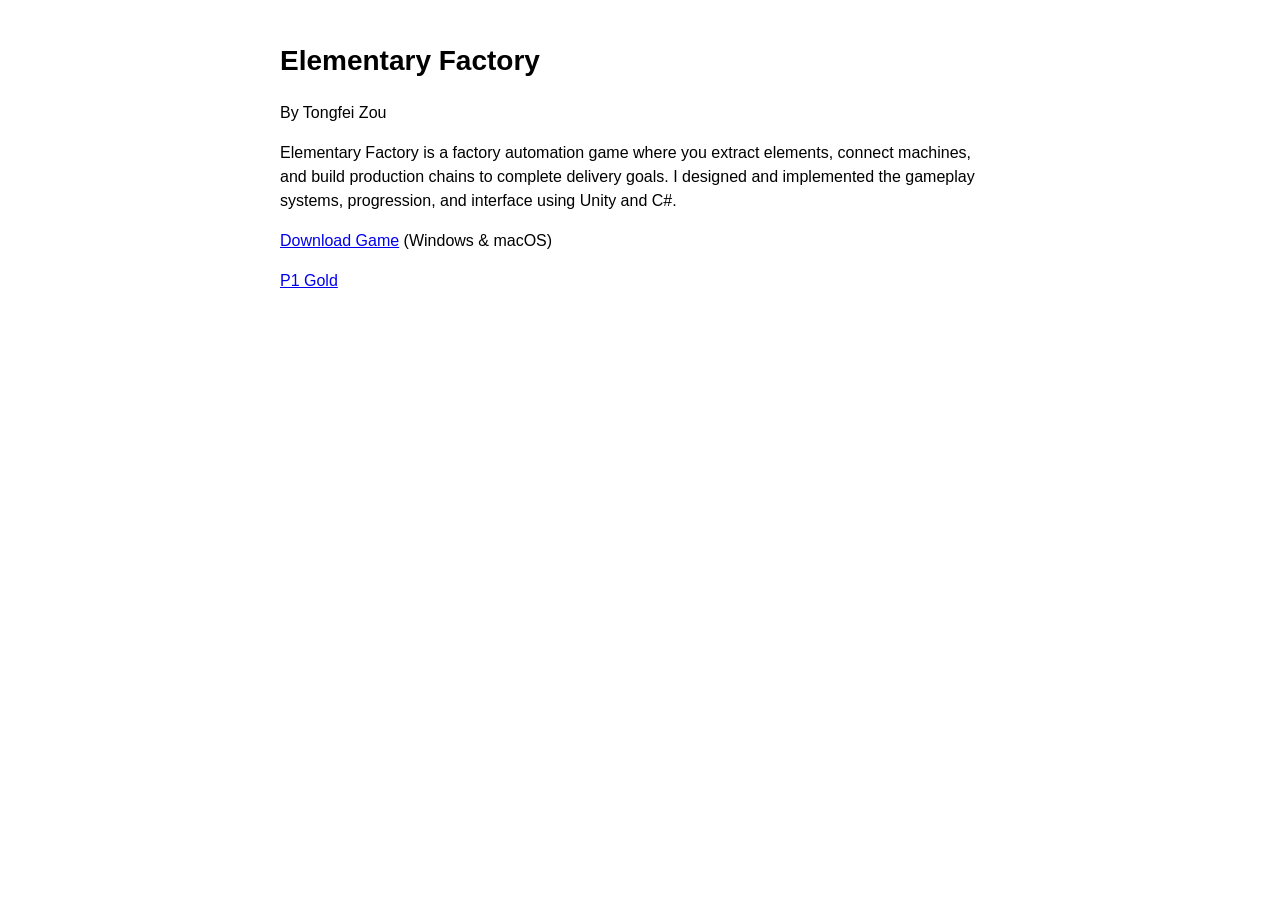
<file: index.html>
<!doctype html>
<html lang="en">
<head>
  <meta charset="utf-8">
  <meta name="viewport" content="width=device-width, initial-scale=1">
  <title>Elementary Factory | Tongfei Zou</title>
  <style>
    body { max-width: 720px; margin: 40px auto; padding: 0 20px; font: 16px/1.5 Arial, sans-serif; }
    h1 { font-size: 28px; }
  </style>
</head>
<body>
  <main>
    <h1>Elementary Factory</h1>
    <p>By Tongfei Zou</p>
    <p>Elementary Factory is a factory automation game where you extract elements, connect machines, and build production chains to complete delivery goals. I designed and implemented the gameplay systems, progression, and interface using Unity and C#.</p>
    <p><a href="https://github.com/yYuanDaD/portfolio/releases/download/playable-2026-10-18/Elementary_Factory_playable.zip">Download Game</a> (Windows &amp; macOS)</p>
    <p><a href="p1.html">P1 Gold</a></p>
  </main>
</body>
</html>
</file>
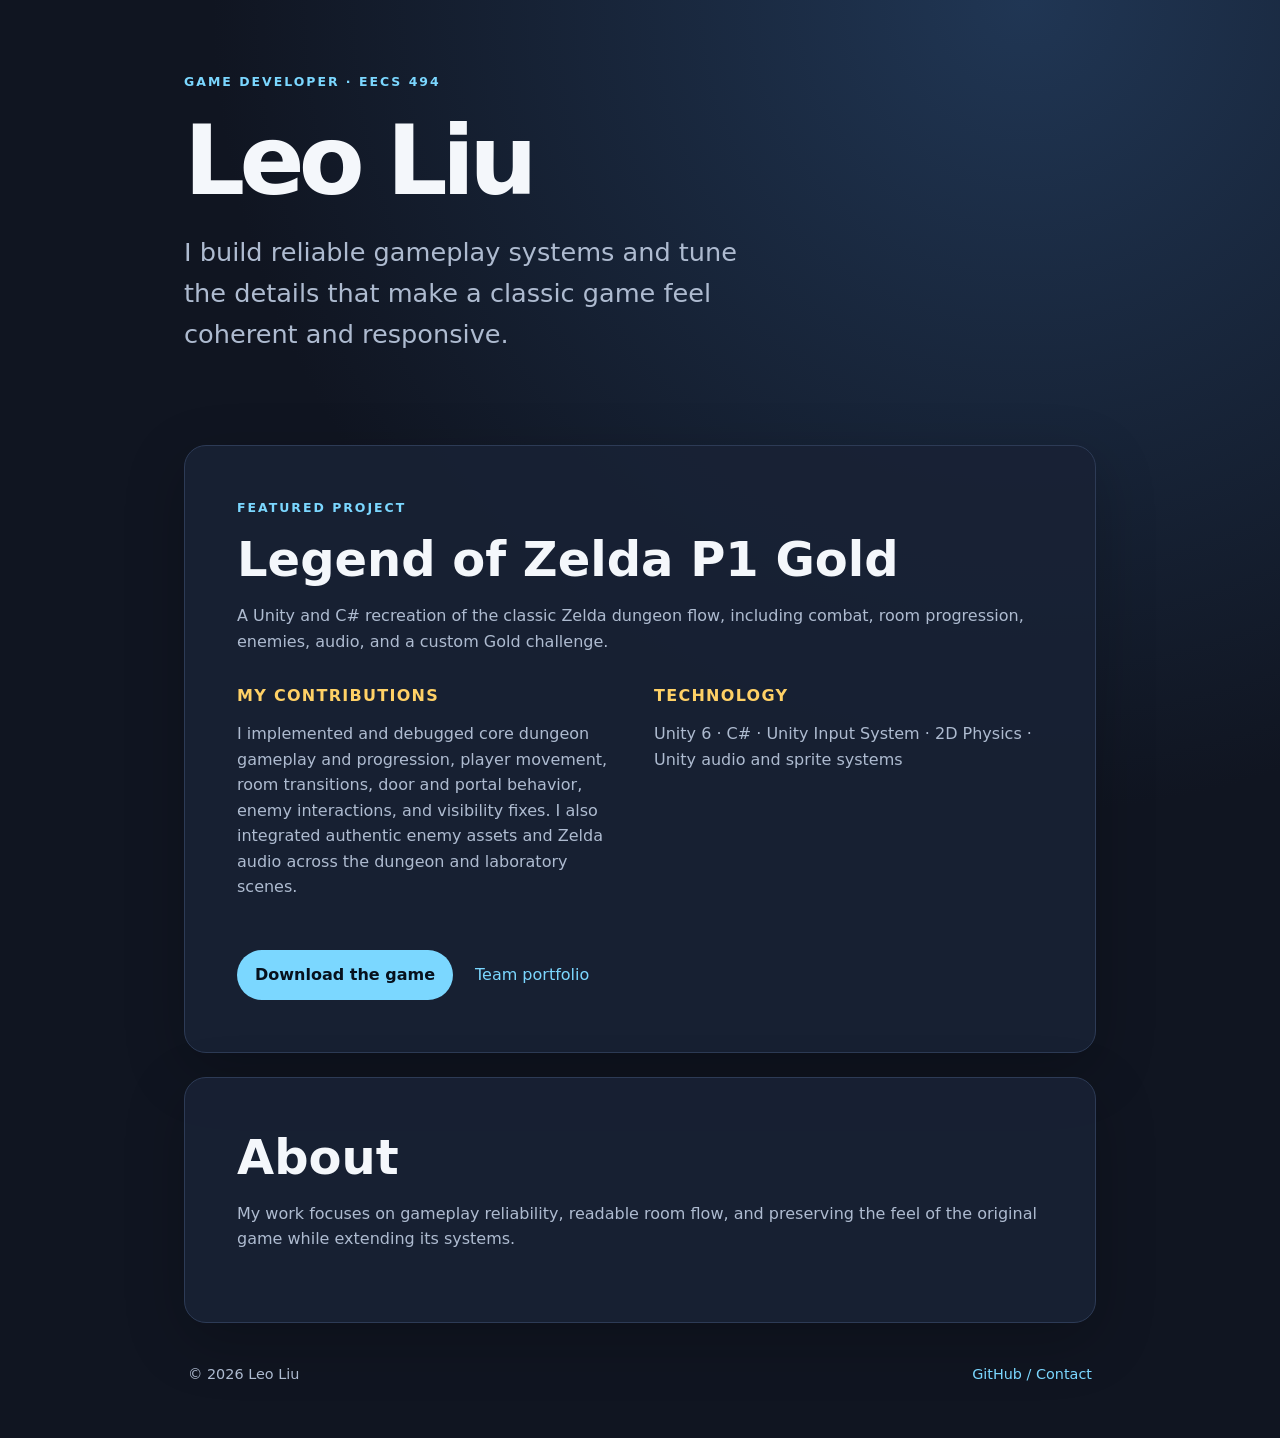
<file: leo-liu.html>
<!doctype html>
<html lang="en">
<head>
  <meta charset="utf-8">
  <meta name="viewport" content="width=device-width, initial-scale=1">
  <title>Leo Liu | Game Developer</title>
  <link rel="stylesheet" href="style.css">
</head>
<body>
  <main class="page">
    <header class="hero">
      <p class="eyebrow">GAME DEVELOPER · EECS 494</p>
      <h1>Leo Liu</h1>
      <p class="intro">I build reliable gameplay systems and tune the details that make a classic game feel coherent and responsive.</p>
    </header>

    <section class="project">
      <p class="eyebrow">FEATURED PROJECT</p>
      <h2>Legend of Zelda P1 Gold</h2>
      <p>A Unity and C# recreation of the classic Zelda dungeon flow, including combat, room progression, enemies, audio, and a custom Gold challenge.</p>
      <div class="grid">
        <div>
          <h3>My contributions</h3>
          <p>I implemented and debugged core dungeon gameplay and progression, player movement, room transitions, door and portal behavior, enemy interactions, and visibility fixes. I also integrated authentic enemy assets and Zelda audio across the dungeon and laboratory scenes.</p>
        </div>
        <div>
          <h3>Technology</h3>
          <p>Unity 6 · C# · Unity Input System · 2D Physics · Unity audio and sprite systems</p>
        </div>
      </div>
      <div class="actions">
        <a class="button" href="https://github.com/yYuanDaD/zelda-p1-gold-build/releases/tag/v1.0.1">Download the game</a>
        <a class="text-link" href="/portfolio/">Team portfolio</a>
      </div>
    </section>

    <section class="about">
      <h2>About</h2>
      <p>My work focuses on gameplay reliability, readable room flow, and preserving the feel of the original game while extending its systems.</p>
    </section>

    <footer>
      <span>© 2026 Leo Liu</span>
      <a href="https://github.com/leoxliu05">GitHub / Contact</a>
    </footer>
  </main>
</body>
</html>
</file>
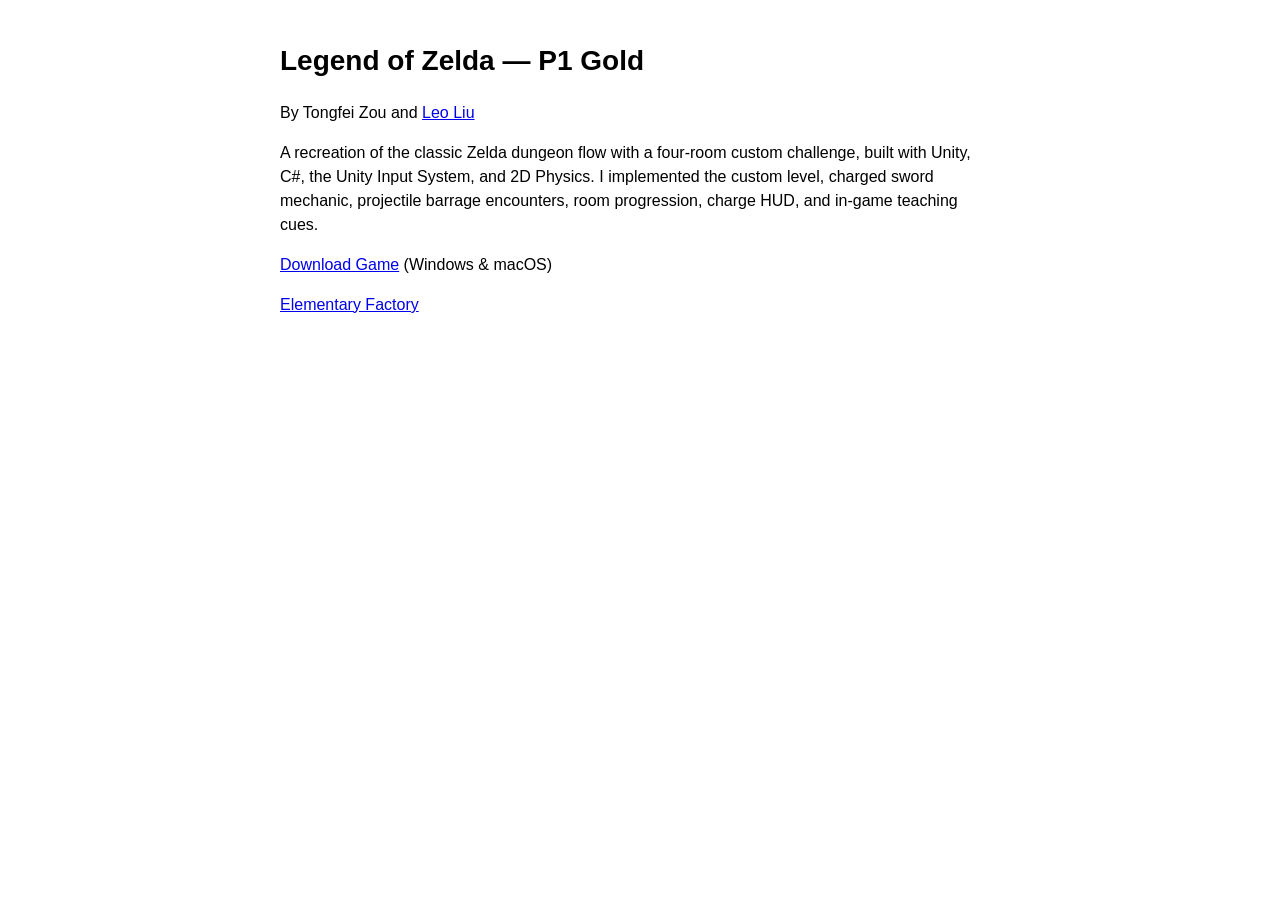
<file: p1.html>
<!doctype html>
<html lang="en">
<head>
  <meta charset="utf-8">
  <meta name="viewport" content="width=device-width, initial-scale=1">
  <title>Legend of Zelda — P1 Gold | Tongfei Zou</title>
  <style>
    body { max-width: 720px; margin: 40px auto; padding: 0 20px; font: 16px/1.5 Arial, sans-serif; }
    h1 { font-size: 28px; }
  </style>
</head>
<body>
  <main>
    <h1>Legend of Zelda — P1 Gold</h1>
    <p>By Tongfei Zou and <a href="leo-liu.html">Leo Liu</a></p>
    <p>A recreation of the classic Zelda dungeon flow with a four-room custom challenge, built with Unity, C#, the Unity Input System, and 2D Physics. I implemented the custom level, charged sword mechanic, projectile barrage encounters, room progression, charge HUD, and in-game teaching cues.</p>
    <p><a href="https://github.com/yYuanDaD/portfolio/releases/download/playable-2026-10-18/P1_Gold_Windows_Mac.zip">Download Game</a> (Windows &amp; macOS)</p>
    <p><a href="index.html">Elementary Factory</a></p>
  </main>
</body>
</html>
</file>
<file: style.css>
:root {
  color-scheme: dark;
  --bg: #101521;
  --panel: #182235;
  --line: #2d3b56;
  --text: #f4f7fb;
  --muted: #aebbd0;
  --accent: #7bd7ff;
  --accent-2: #ffd166;
}

* { box-sizing: border-box; }
body {
  margin: 0;
  background: radial-gradient(circle at 80% 0%, #203654 0, var(--bg) 46%);
  color: var(--text);
  font-family: Inter, ui-sans-serif, system-ui, -apple-system, "Segoe UI", sans-serif;
  line-height: 1.6;
}
.page { max-width: 960px; margin: 0 auto; padding: 72px 24px 36px; }
.hero { max-width: 700px; padding-bottom: 72px; }
.eyebrow { color: var(--accent); font-size: .78rem; font-weight: 800; letter-spacing: .16em; margin: 0 0 14px; }
h1, h2, h3 { line-height: 1.15; margin: 0 0 16px; }
h1 { font-size: clamp(3rem, 9vw, 6rem); letter-spacing: -.06em; }
h2 { font-size: clamp(2rem, 4vw, 3rem); }
h3 { color: var(--accent-2); font-size: 1rem; text-transform: uppercase; letter-spacing: .08em; }
p { color: var(--muted); margin: 0 0 18px; }
.intro { font-size: clamp(1.2rem, 2vw, 1.6rem); max-width: 600px; }
.project, .about { background: rgba(24, 34, 53, .88); border: 1px solid var(--line); border-radius: 22px; padding: clamp(24px, 5vw, 52px); margin-bottom: 24px; box-shadow: 0 18px 60px rgba(0,0,0,.22); }
.grid { display: grid; grid-template-columns: repeat(2, minmax(0, 1fr)); gap: 28px; margin: 32px 0; }
.actions { display: flex; align-items: center; gap: 22px; flex-wrap: wrap; }
.button { background: var(--accent); color: #07111d; padding: 12px 18px; border-radius: 999px; font-weight: 800; text-decoration: none; }
.text-link, footer a { color: var(--accent); text-decoration: none; }
.button:hover, .text-link:hover, footer a:hover { opacity: .8; }
footer { display: flex; justify-content: space-between; gap: 16px; padding: 16px 4px; color: var(--muted); font-size: .9rem; }
@media (max-width: 640px) { .page { padding-top: 42px; } .hero { padding-bottom: 42px; } .grid { grid-template-columns: 1fr; gap: 12px; } footer { flex-direction: column; } }
</file>
